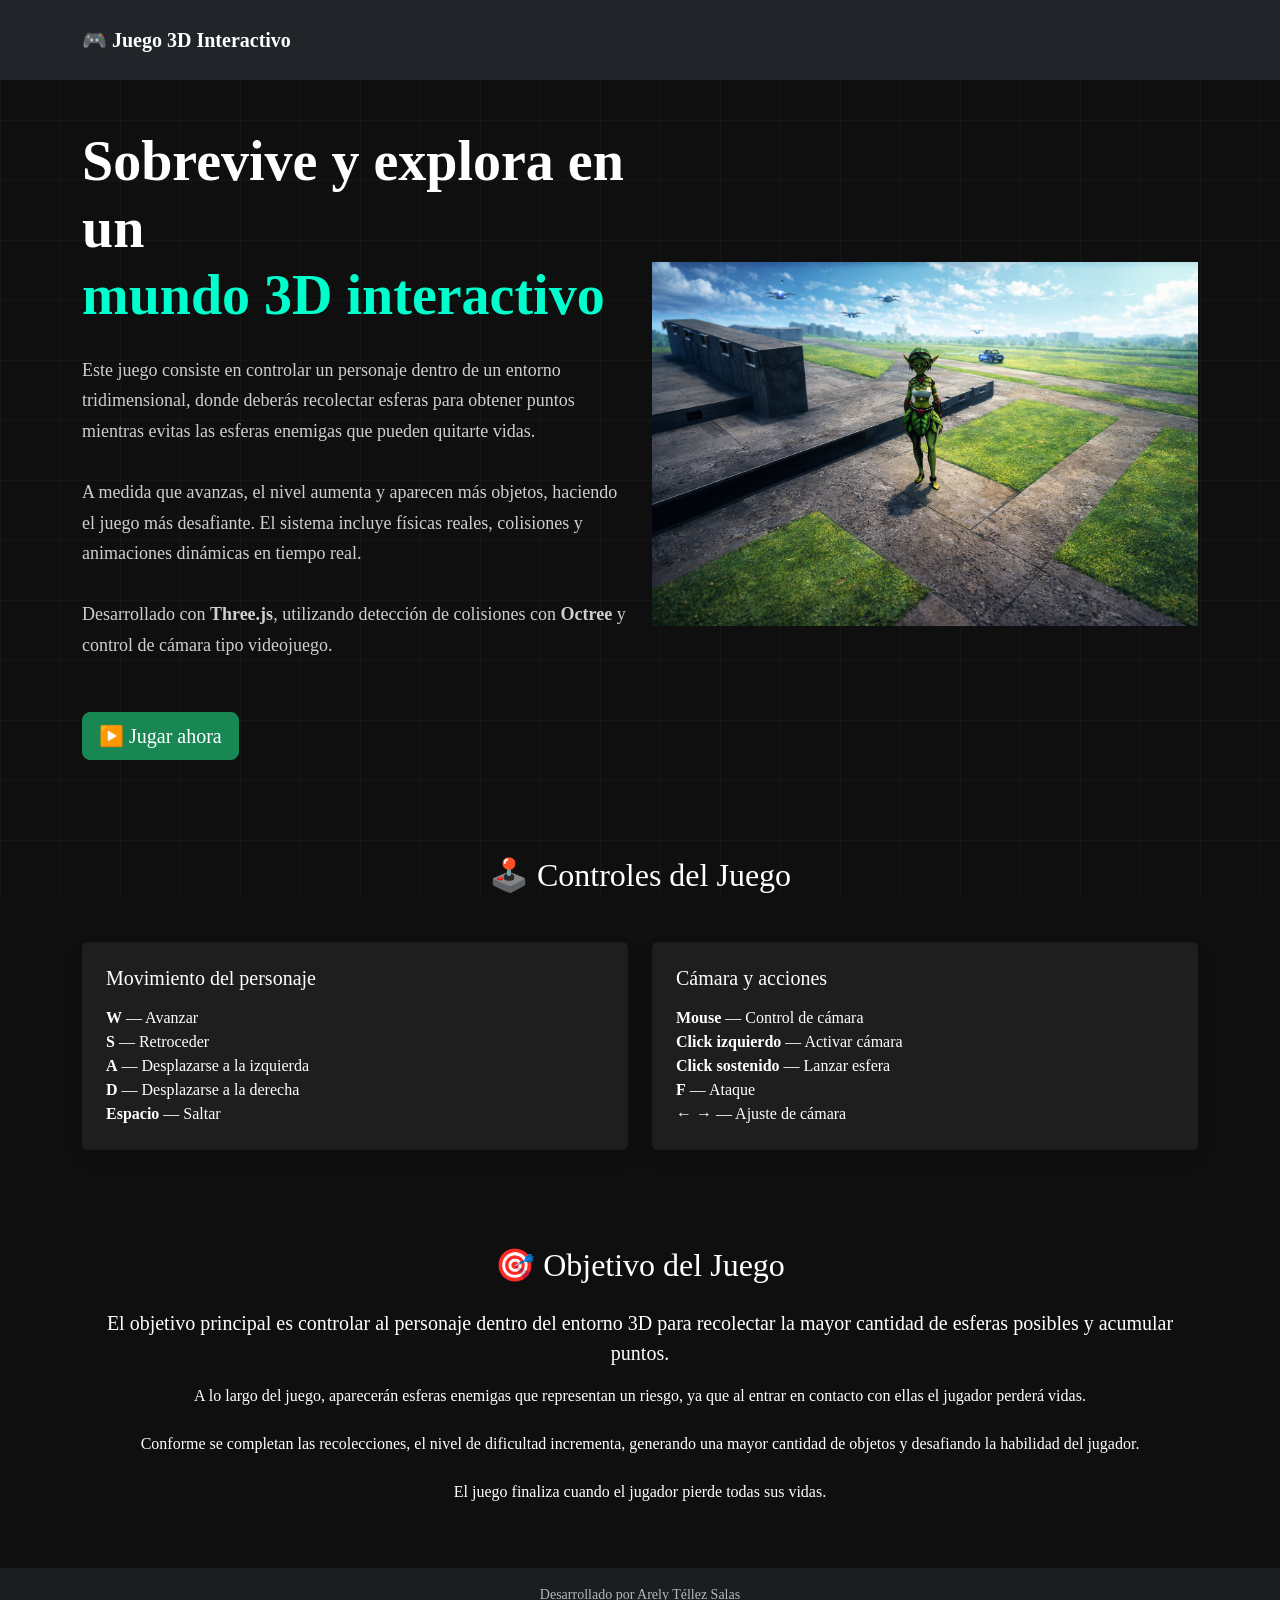
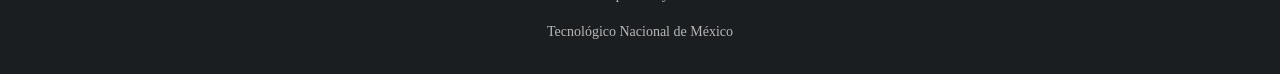
<file: index.html>
<!DOCTYPE html>
<html lang="es">

<head>

    <meta charset="UTF-8">
    <meta name="viewport" content="width=device-width, initial-scale=1.0">

    <title>Juego 3D Interactivo</title>

    <link rel="icon" href="assets/img/control.png">

    <!-- Bootstrap -->
    <link href="https://cdn.jsdelivr.net/npm/bootstrap@5.3.3/dist/css/bootstrap.min.css" rel="stylesheet">

    <link rel="stylesheet" href="assets/css/index.css">

</head>

<body style="background:#0f0f0f; color:white;">


    <!-- NAVBAR -->

    <nav class="navbar navbar-dark bg-dark">

        <div class="container">

            <a class="navbar-brand fw-bold" href="#">
                🎮 Juego 3D Interactivo
            </a>

        </div>

    </nav>


    <!-- HERO -->

    <section class="hero py-5">

        <div class="container">

            <div class="row align-items-center">

                <!-- TEXTO -->

                <div class="col-lg-6">

                    <h1 class="titulo">

                        Sobrevive y explora en un <br>

                        <span style="color:#00ffcc;">mundo 3D interactivo</span>

                    </h1>


                    <p class="descripcion">

                        Este juego consiste en controlar un personaje dentro de un entorno tridimensional,
                        donde deberás recolectar esferas para obtener puntos mientras evitas las esferas
                        enemigas que pueden quitarte vidas.

                        <br><br>

                        A medida que avanzas, el nivel aumenta y aparecen más objetos, haciendo el juego
                        más desafiante. El sistema incluye físicas reales, colisiones y animaciones
                        dinámicas en tiempo real.

                        <br><br>

                        Desarrollado con <b>Three.js</b>, utilizando detección de colisiones con <b>Octree</b>
                        y control de cámara tipo videojuego.

                    </p>


                    <a href="octree_demo.html" class="btn btn-success btn-lg mt-3">

                        ▶️ Jugar ahora

                    </a>

                </div>



                <!-- IMAGEN -->

                <div class="col-lg-6 text-center">

                    <img src="assets/img/octree.png" class="img-fluid">

                </div>

            </div>

        </div>

    </section>


    <!-- CONTROLES -->

    <section class="controles py-5">

        <div class="container">

            <h2 class="text-center mb-5">🕹️ Controles del Juego</h2>

            <div class="row g-4">

                <!-- MOVIMIENTO -->
                <div class="col-md-6">

                    <div class="p-4 shadow rounded h-100" style="background:#1e1e1e; color:white;">

                        <h5 class="mb-3">Movimiento del personaje</h5>

                        <ul class="list-unstyled mb-0">
                            <li><b>W</b> — Avanzar</li>
                            <li><b>S</b> — Retroceder</li>
                            <li><b>A</b> — Desplazarse a la izquierda</li>
                            <li><b>D</b> — Desplazarse a la derecha</li>
                            <li><b>Espacio</b> — Saltar</li>
                        </ul>

                    </div>

                </div>

                <!-- CÁMARA -->
                <div class="col-md-6">

                    <div class="p-4 shadow rounded h-100" style="background:#1e1e1e; color:white;">

                        <h5 class="mb-3">Cámara y acciones</h5>

                        <ul class="list-unstyled mb-0">
                            <li><b>Mouse</b> — Control de cámara</li>
                            <li><b>Click izquierdo</b> — Activar cámara</li>
                            <li><b>Click sostenido</b> — Lanzar esfera</li>
                            <li><b>F</b> — Ataque</li>
                            <li><b>← →</b> — Ajuste de cámara</li>
                        </ul>

                    </div>

                </div>

            </div>

        </div>

    </section>


    <!-- OBJETIVO -->

    <section class="objetivo py-5 text-center">

        <div class="container">

            <h2 class="mb-4">🎯 Objetivo del Juego</h2>

            <p class="lead">

                El objetivo principal es controlar al personaje dentro del entorno 3D para recolectar
                la mayor cantidad de esferas posibles y acumular puntos.

            </p>

            <p>

                A lo largo del juego, aparecerán esferas enemigas que representan un riesgo,
                ya que al entrar en contacto con ellas el jugador perderá vidas.

                <br><br>

                Conforme se completan las recolecciones, el nivel de dificultad incrementa,
                generando una mayor cantidad de objetos y desafiando la habilidad del jugador.

                <br><br>

                El juego finaliza cuando el jugador pierde todas sus vidas.

            </p>

        </div>

    </section>


    <!-- FOOTER -->

    <footer class="text-center py-3 bg-dark">

        <p>
            Desarrollado por Arely Téllez Salas
        </p>

        <p>
            Tecnológico Nacional de México
        </p>

    </footer>

</body>

</html>
</file>
<file: assets/css/index.css>
/* fondo general */

body {

    background: #050816;

    color: white;

    font-family: Segoe UI;

    margin: 0;

    min-height: 100vh;

    display: flex;

    flex-direction: column;

}


/* grid futurista */

body::before {

    content: "";

    position: fixed;

    width: 100%;

    height: 100%;

    background-image:

        linear-gradient(rgba(255, 255, 255, 0.03) 1px, transparent 1px),

        linear-gradient(90deg, rgba(255, 255, 255, 0.03) 1px, transparent 1px);

    background-size: 60px 60px;

    z-index: -1;

}


/* navbar */

.navbar {

    background: transparent;

    padding: 20px;

}


/* hero */

.hero {

    padding: 100px 20px;

}


/* titulo */

.titulo {

    font-size: 3.5rem;

    font-weight: 700;

    line-height: 1.2;

    margin-bottom: 25px;

}


/* texto verde */

.verde {

    color: #22c55e;

}


/* descripcion */

.descripcion {

    font-size: 18px;

    opacity: 0.8;

    line-height: 1.7;

    margin-bottom: 35px;

}


/* boton */

.btn-demo {

    background: linear-gradient(135deg, #22c55e, #16a34a);

    padding: 15px 35px;

    border-radius: 10px;

    text-decoration: none;

    color: white;

    font-weight: 600;

    font-size: 18px;

    transition: 0.3s;

    display: inline-block;

    box-shadow: 0 10px 25px rgba(34, 197, 94, 0.4);

}

.btn-demo:hover {

    transform: scale(1.05);

    box-shadow: 0 15px 35px rgba(34, 197, 94, 0.6);

}


/* imagen */

.imagen-demo {

    width: 95%;

    max-width: 520px;

    border-radius: 15px;

    box-shadow: 0 25px 60px rgba(0, 0, 0, 0.8);

}


/* footer */

footer {

    margin-top: auto;

    text-align: center;

    padding: 20px;

    font-size: 14px;

    opacity: 0.7;

}
</file>
